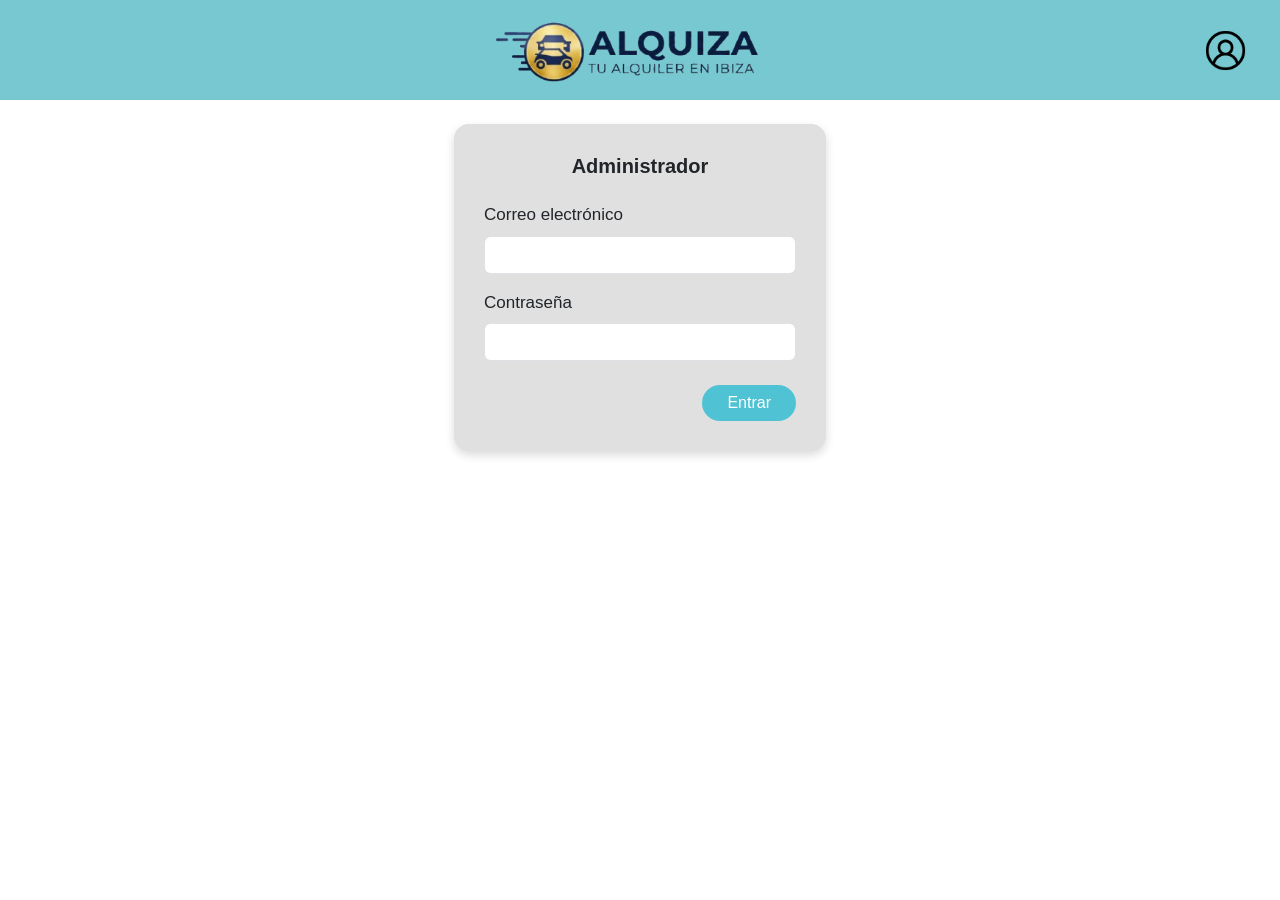
<file: ProyectoFinalAdministrador/php/index.html>
<!DOCTYPE html>
<html lang="es">
<head>
    <meta charset="UTF-8">
    <title>Alquiza - Iniciar sesión</title>
    <meta name="viewport" content="width=device-width, initial-scale=1">

    <link href="https://cdn.jsdelivr.net/npm/bootstrap@5.3.2/dist/css/bootstrap.min.css" rel="stylesheet">

    <link rel="stylesheet" href="../css/style.css">
</head>
<body>
<nav class="navbar position-relative mb-3">
    <div class="container-fluid d-flex align-items-center">

        <a class="navbar-brand logo-center" href="#">
            <img src="../img/editado.png" class="logo" alt="Logo">
        </a>

        <div class="usuario-container ms-auto">
            <a href="#">
                <img src="../img/usuario.png" class="usuario-img" alt="Usuario">
            </a>
        </div>

    </div>
</nav>


<form method="post" action="">
    <div class="container d-flex justify-content-center mt-4">
        <div class="login-card col-10 col-sm-8 col-md-5 col-lg-4">

            <h5 class="text-center mb-4"><b>Administrador</b></h5>

            <div class="mb-3">
                <label class="form-label">Correo electrónico</label>
                <input type="email" name="email" class="form-control" required>
            </div>

            <div class="mb-4">
                <label class="form-label">Contraseña</label>
                <input type="password" name="password" class="form-control" required>
            </div>

            <div class="text-end">
                <input type="submit" class="btn btn-custom" value="Entrar">
            </div>

        </div>
    </div>
</form>

<script src="https://cdn.jsdelivr.net/npm/bootstrap@5.3.2/dist/js/bootstrap.bundle.min.js"></script>

</body>
</html>
</file>
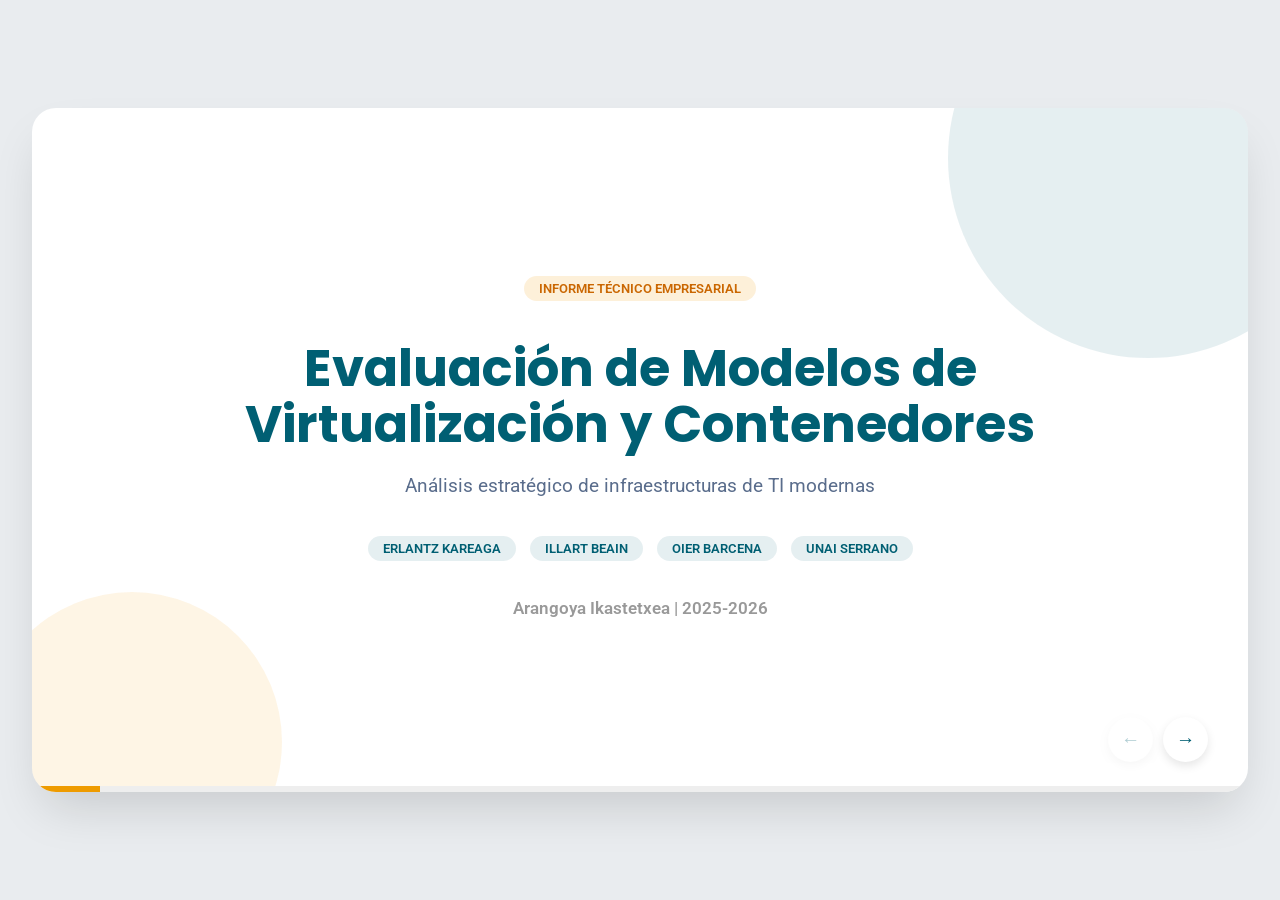
<file: presentacion.html>
<!DOCTYPE html>
<html lang="es">

<head>
    <meta charset="UTF-8">
    <meta name="viewport" content="width=device-width, initial-scale=1.0">
    <title>Evaluación Estratégica de Virtualización</title>
    <link
        href="https://fonts.googleapis.com/css2?family=Poppins:wght@400;600;700&family=Roboto:wght@300;400;500&display=swap"
        rel="stylesheet">
    <style>
        :root {
            --primary: #005F73;
            --secondary: #94D2BD;
            --accent: #EE9B00;
            --accent-dark: #CA6702;
            --text-dark: #1B263B;
            --text-light: #5A6D8C;
            --bg-body: #E9ECEF;
            --bg-slide: #FFFFFF;
        }

        * { box-sizing: border-box; }

        body {
            font-family: 'Roboto', sans-serif;
            margin: 0; padding: 0;
            background-color: var(--bg-body);
            color: var(--text-dark);
            height: 100vh;
            display: flex; justify-content: center; align-items: center;
            overflow: hidden;
        }

        .presentation-container {
            width: 95%; max-width: 1280px; aspect-ratio: 16/9;
            background: var(--bg-slide);
            border-radius: 24px;
            box-shadow: 0 25px 50px -12px rgba(0, 0, 0, 0.15);
            position: relative; overflow: hidden;
            display: flex; flex-direction: column;
        }

        .deco-circle { position: absolute; border-radius: 50%; z-index: 0; opacity: 0.1; }
        .deco-1 { width: 400px; height: 400px; background: var(--primary); top: -150px; right: -100px; }
        .deco-2 { width: 300px; height: 300px; background: var(--accent); bottom: -100px; left: -50px; }

        .slide {
            flex: 1; padding: 40px 70px;
            display: none; flex-direction: column; justify-content: center;
            position: relative; z-index: 1;
            opacity: 0; transform: translateY(10px);
            transition: all 0.5s cubic-bezier(0.25, 1, 0.5, 1);
        }

        .slide.active { display: flex; opacity: 1; transform: translateY(0); }

        h1 { color: var(--primary); font-size: 3.2em; line-height: 1.1; margin-bottom: 20px; font-weight: 700; font-family: 'Poppins'; }
        h2 { color: var(--primary); font-size: 2.2em; margin-bottom: 20px; border-bottom: 4px solid var(--secondary); display: inline-block; font-family: 'Poppins'; }
        h3 { color: var(--accent-dark); font-size: 1.3em; margin: 15px 0 10px 0; font-family: 'Poppins'; }
       
        p, li { font-size: 1.05em; line-height: 1.5; margin-bottom: 8px; }

        .grid-2 { display: grid; grid-template-columns: 1fr 1fr; gap: 30px; }
        .grid-3 { display: grid; grid-template-columns: repeat(3, 1fr); gap: 20px; align-items: start; }

        .card { background: white; border-radius: 16px; padding: 20px; box-shadow: 0 10px 30px rgba(0, 0, 0, 0.05); border: 1px solid rgba(0,0,0,0.05); }

        /* Responsive */
        @media (max-width: 1200px) {
            .grid-3 { grid-template-columns: repeat(2, 1fr); gap: 18px; }
        }
        @media (max-width: 720px) {
            .grid-3 { grid-template-columns: 1fr; }
            .presentation-container { padding: 20px; }
            body { overflow: auto; }
        }
        .highlight-box { background: linear-gradient(120deg, var(--primary), #0A9396); color: white; padding: 25px; border-radius: 20px; margin-bottom: 20px; }
        .highlight-box h3, .highlight-box p { color: white; }

        .tag { display: inline-block; padding: 5px 15px; border-radius: 50px; font-size: 0.8em; font-weight: 600; text-transform: uppercase; margin: 5px; }
        .tag.orange { background: rgba(238, 155, 0, 0.15); color: var(--accent-dark); }
        .tag.blue { background: rgba(0, 95, 115, 0.1); color: var(--primary); }
        .tag.green { background: rgba(46, 139, 87, 0.15); color: #2E8B57; }
        .tag.red { background: rgba(220, 20, 60, 0.1); color: #DC143C; }

        .data-table { width: 100%; border-collapse: collapse; margin-top: 10px; border-radius: 12px; overflow: hidden; box-shadow: 0 4px 15px rgba(0,0,0,0.05); }
        .data-table th { background: var(--primary); color: white; padding: 15px; text-align: left; }
        .data-table td { padding: 12px 15px; border-bottom: 1px solid #eee; background: #fff; }

        ul.check-list { list-style: none; padding: 0; }
        ul.check-list li::before { content: '✓ '; color: var(--secondary); font-weight: bold; margin-right: 8px; }

        .nav-controls { position: absolute; bottom: 30px; right: 40px; display: flex; gap: 10px; z-index: 100; }
        .nav-btn { background: white; border: none; width: 45px; height: 45px; border-radius: 50%; cursor: pointer; box-shadow: 0 4px 10px rgba(0,0,0,0.1); font-size: 1.2em; color: var(--primary); transition: 0.3s; }
        .nav-btn:hover { background: var(--accent); color: white; }
        .nav-btn:disabled { opacity: 0.3; cursor: not-allowed; }

        .progress-track { position: absolute; bottom: 0; left: 0; width: 100%; height: 6px; background: #eee; }
        .progress-fill { height: 100%; background: var(--accent); width: 0%; transition: width 0.5s; }

        /* Estilos adicionales para ajustar contenido denso */
        .text-sm { font-size: 0.9em; line-height: 1.4; }
        .box-light { margin-top: 8px; padding: 10px; background: #f8f9fa; border-radius: 8px; }
    </style>
</head>

<body>
    <div class="presentation-container">
        <div class="deco-circle deco-1"></div>
        <div class="deco-circle deco-2"></div>

        <div class="slide active">
            <div style="text-align: center; max-width: 900px; margin: 0 auto;">
                <span class="tag orange">Informe Técnico Empresarial</span>
                <h1>Evaluación de Modelos de Virtualización y Contenedores</h1>
                <p style="font-size: 1.2em; color: var(--text-light); margin: 20px 0;">Análisis estratégico de infraestructuras de TI modernas</p>
                <div style="margin: 30px 0;">
                    <span class="tag blue">Erlantz Kareaga</span> <span class="tag blue">Illart Beain</span>
                    <span class="tag blue">Oier Barcena</span> <span class="tag blue">Unai Serrano</span>
                </div>
                <p style="font-weight: 600; color: #999;">Arangoya Ikastetxea | 2025-2026</p>
            </div>
        </div>

        <div class="slide">
            <h2>1. Introducción</h2>
            <div class="grid-2">
                <div>
                    <h3>Contextualización Estratégica</h3>
                    <p>La virtualización es hoy la clave de la <strong>eficiencia operativa</strong> en las empresas. Permite:</p>
                    <ul class="check-list">
                        <li>Optimizar el uso de recursos físicos.</li>
                        <li>Reducir drásticamente costes operativos.</li>
                        <li>Aumentar la flexibilidad y escalabilidad.</li>
                    </ul>
                </div>
                <div class="card">
                    <p>Mediante la abstracción del hardware, las organizaciones ejecutan múltiples sistemas en un mismo servidor, facilitando la <strong>Alta Disponibilidad</strong> y la recuperación ante desastres.</p>
                </div>
            </div>
        </div>

        <div class="slide">
            <h2>Metodología y Alcance</h2>
            <div class="grid-2">
                <div class="card">
                    <h3>Metodología</h3>
                    <p>Análisis comparativo de tecnologías basado en:</p>
                    <ul class="check-list">
                        <li>Rendimiento y escalabilidad.</li>
                        <li>Gestión y costes operativos.</li>
                        <li>Estudio de casos reales.</li>
                    </ul>
                </div>
                <div class="card">
                    <h3>Alcance del Análisis</h3>
                    <p>Evaluación técnica de los estándares de la industria:</p>
                    <div style="margin-top: 10px;">
                        <span class="tag blue">VMware</span> <span class="tag blue">Hyper-V</span>
                        <span class="tag blue">KVM</span> <span class="tag blue">Docker</span> <span class="tag blue">LXC</span>
                    </div>
                </div>
            </div>
        </div>

        <div class="slide">
            <h2>2.1 Virtualización Completa</h2>
            <div class="highlight-box">
                <h3>¿Qué es?</h3>
                <p>Es una técnica donde el hipervisor emula íntegramente el hardware físico. El sistema operativo invitado (Guest OS) se ejecuta sin necesidad de modificaciones internas, creyendo que dispone de hardware dedicado.</p>
            </div>
            <div class="grid-2">
                <div class="card">
                    <p><strong>Independencia total:</strong> Cada VM funciona como un sistema autónomo con sus propias aplicaciones y recursos asignados.</p>
                </div>
                <div class="card">
                    <p><strong>Uso empresarial:</strong> Ideal para simular entornos físicos reales y facilitar la migración de sistemas antiguos.</p>
                </div>
            </div>
        </div>

        <div class="slide">
            <h2>Hipervisores: Tipo 1 vs Tipo 2</h2>
            <div class="grid-2">
                <div class="card" style="border-left: 5px solid var(--primary);">
                    <h3>Tipo 1 (Bare-Metal)</h3>
                    <p>Instalado directamente sobre el hardware.</p>
                    <ul class="check-list">
                        <li>Mayor rendimiento y estabilidad.</li>
                        <li>Ideal para Centros de Datos.</li>
                        <li><em>Ejemplos: ESXi, KVM.</em></li>
                    </ul>
                </div>
                <div class="card" style="border-left: 5px solid var(--accent);">
                    <h3>Tipo 2 (Hosted)</h3>
                    <p>Se ejecuta sobre un SO anfitrión.</p>
                    <ul class="check-list">
                        <li>Sencillo de implementar.</li>
                        <li>Ideal para desarrollo y pruebas.</li>
                        <li><em>Ejemplos: VirtualBox, VMware Workstation.</em></li>
                    </ul>
                </div>
            </div>
        </div>

        <div class="slide">
            <h2>Balance: Virtualización Completa</h2>
            <div class="grid-2">
                <div class="card" style="background: rgba(148, 210, 189, 0.1);">
                    <h3 style="color: #2d6a4f;">Ventajas</h3>
                    <ul class="check-list">
                        <li><strong>Aislamiento total:</strong> Seguridad robusta entre VMs.</li>
                        <li><strong>Versatilidad:</strong> Ejecuta múltiples SO distintos sobre el mismo hardware.</li>
                    </ul>
                </div>
                <div class="card" style="background: rgba(200, 50, 50, 0.05);">
                    <h3 style="color: #c53030;">Desventajas</h3>
                    <ul class="check-list">
                        <li><strong>Alto consumo:</strong> Cada VM necesita un SO completo (overhead).</li>
                        <li><strong>Latencia:</strong> Tiempos de arranque más prolongados.</li>
                    </ul>
                </div>
            </div>
        </div>

        <div class="slide">
            <h2>2.2 Paravirtualización</h2>
            <div class="card" style="margin-bottom: 20px;">
                <p>En este modelo, el sistema operativo invitado es <strong>consciente</strong> de que se ejecuta en una VM. No emula todo el hardware, sino que colabora con el hipervisor.</p>
            </div>
            <div class="grid-2">
                <div>
                    <h3>Hyper Calls</h3>
                    <p>El sistema utiliza APIs especiales (hyper calls) para comunicarse directamente con el hipervisor, eliminando la necesidad de traducir instrucciones de hardware.</p>
                </div>
                <div class="card" style="border-top: 4px solid var(--secondary);">
                    <h3>Beneficio Directo</h3>
                    <p>Reducción masiva de la sobrecarga de emulación, resultando en un rendimiento cercano al nativo.</p>
                </div>
            </div>
        </div>

        <div class="slide">
            <h2>Eficacia de la Paravirtualización</h2>
            <div class="grid-2">
                <div class="card">
                    <h3>Ventajas Técnicas</h3>
                    <ul class="check-list">
                        <li><strong>Alto Rendimiento:</strong> Ideal para bases de datos y aplicaciones en tiempo real.</li>
                        <li><strong>Eficiencia:</strong> Menor sobrecarga en operaciones de E/S.</li>
                    </ul>
                </div>
                <div class="card">
                    <h3>Desventajas Críticas</h3>
                    <ul class="check-list">
                        <li><strong>Modificación del Kernel:</strong> El SO invitado debe ser adaptado específicamente.</li>
                        <li><strong>Baja Compatibilidad:</strong> No apto para sistemas de código cerrado (como Windows antiguo).</li>
                    </ul>
                </div>
            </div>
        </div>

        <div class="slide">
            <h2>Comparativa: Completa vs Paravirtualización</h2>
            <table class="data-table">
                <thead>
                    <tr>
                        <th>Criterio</th>
                        <th>Virtualización Completa</th>
                        <th>Paravirtualización</th>
                    </tr>
                </thead>
                <tbody>
                    <tr>
                        <td><strong>Modificar el SO</strong></td>
                        <td>No requerido</td>
                        <td>Obligatorio (Kernel)</td>
                    </tr>
                    <tr>
                        <td><strong>Emulación HW</strong></td>
                        <td>Total (Íntegra)</td>
                        <td>Parcial (vía APIs)</td>
                    </tr>
                    <tr>
                        <td><strong>Rendimiento</strong></td>
                        <td>Menor (más overhead)</td>
                        <td>Mayor (eficiencia E/S)</td>
                    </tr>
                    <tr>
                        <td><strong>Compatibilidad</strong></td>
                        <td>Alta (Universal)</td>
                        <td>Baja (Solo SO modificados)</td>
                    </tr>
                    <tr>
                        <td><strong>Aislamiento</strong></td>
                        <td>Muy fuerte</td>
                        <td>Moderado/Fuerte</td>
                    </tr>
                </tbody>
            </table>
        </div>

         <div class="slide">
            <h2>2.3 Contenedores: Virtualización a Nivel de SO</h2>
            <div class="highlight-box">
                <h3 style="border-bottom: 1px solid rgba(255,255,255,0.3); padding-bottom: 10px; margin-bottom: 15px;">
                    Definición Técnica</h3>
                <p style="margin: 0;">
                    Técnica que permite ejecutar varios espacios de trabajo (contenedores) compartiendo un <strong>único
                        kernel</strong> del sistema operativo. A diferencia de las VMs, no requieren un SO completo,
                    basándose en el <em>aislamiento de procesos</em>.
                </p>
            </div>

            <div class="grid-2">
                <div class="card">
                    <h3>Características Técnicas</h3>
                    <ul class="check-list text-sm">
                        <li><strong>Ligeros:</strong> Utilizan el kernel del host, sin duplicar el SO.</li>
                        <li><strong>Arranque Rápido:</strong> Inician en segundos (facilitando CI/CD).</li>
                        <li><strong>Portabilidad:</strong> "Build once, run anywhere" (Desarrollo a Producción).</li>
                        <li><strong>Dependencia:</strong> Requieren un motor de contenedores activo.</li>
                    </ul>
                </div>

                <div class="card">
                    <h3>Balance Estratégico</h3>
                    <div style="margin-bottom: 15px;">
                        <span class="tag green">Ventajas</span>
                        <p class="text-sm" style="margin-bottom: 5px;">Eficiencia extrema de recursos y escalabilidad
                            ideal para <strong>microservicios</strong>.</p>
                    </div>
                    <div>
                        <span class="tag red">Desventajas</span>
                        <p class="text-sm" style="margin-bottom: 0;">Aislamiento más débil que una VM. Si el kernel se
                            compromete, <strong>todos</strong> los contenedores son vulnerables.</p>
                    </div>
                </div>
            </div>
        </div>

        <div class="slide">
            <h2>3.1 Tecnologías de Virtualización Completa</h2>
            <div class="grid-3">

                <div class="card" style="border-top: 4px solid var(--primary);">
                    <h3 style="font-size: 1.2em;">VMware vSphere / ESXi</h3>
                    <p class="text-sm">Plataforma empresarial tipo <em>Bare-metal</em> (sobre hardware físico).</p>

                    <div class="box-light text-sm">
                        <p><strong>Ventaja:</strong> Ecosistema y soporte robusto. Alto rendimiento.</p>
                        <p style="margin-top:10px; border-top:1px solid #ddd; paddingTop:5px;">
                            <strong>Desventaja:</strong> Elevado coste de licenciamiento (post-adquisición Broadcom).
                        </p>
                    </div>
                </div>

                <div class="card" style="border-top: 4px solid #00A4EF;">
                    <h3 style="font-size: 1.2em;">Microsoft Hyper-V</h3>
                    <p class="text-sm">Hipervisor Tipo 1 nativo en Windows Server.</p>

                    <div class="box-light text-sm">
                        <p><strong>Ventaja:</strong> Integración total Microsoft (AD) y <em>Failover Clustering</em>
                            incluido.</p>
                        <p style="margin-top:10px; border-top:1px solid #ddd; paddingTop:5px;">
                            <strong>Desventaja:</strong> Menor flexibilidad en entornos heterogéneos (No-Windows).</p>
                    </div>
                </div>

                <div class="card" style="border-top: 4px solid var(--accent);">
                    <h3 style="font-size: 1.2em;">KVM (Linux)</h3>
                    <p class="text-sm">Open Source. Integrado en el Kernel (Convierte Linux en Hipervisor).</p>

                    <div class="box-light text-sm">
                        <p><strong>Ventaja:</strong> Gratuito, eficiente (usa Intel VT-x) y base de
                            <strong>Proxmox</strong>.</p>
                        <p style="margin-top:10px; border-top:1px solid #ddd; paddingTop:5px;">
                            <strong>Desventaja:</strong> Requiere conocimientos técnicos avanzados.</p>
                    </div>
                </div>
            </div>
        </div>

        <div class="slide">
            <h2>3.2 Ecosistema de Contenedores</h2>
            <div class="grid-2">
                <div class="card">
                    <div style="display:flex; justify-content:space-between; align-items:center;">
                        <h3>Docker</h3>
                        <span class="tag blue">App Container</span>
                    </div>
                    <p class="text-sm">Contenedores de aplicación (un solo proceso). Dominio del 82.8% del mercado.</p>
                    <div class="box-light text-sm">
                         <p><strong>Tecnología:</strong> Comparte kernel. Aislamiento vía <em>namespaces</em> y control con <em>cgroups</em>.</p>
                         <p><strong>Riesgo:</strong> Imágenes públicas vulnerables y aislamiento parcial.</p>
                    </div>
                </div>
                <div class="card">
                    <div style="display:flex; justify-content:space-between; align-items:center;">
                        <h3>LXC</h3>
                        <span class="tag orange">System Container</span>
                    </div>
                    <p class="text-sm">Virtualización de SO completo (VPS ligero). Comportamiento de VM real.</p>
                    <div class="box-light text-sm">
                        <p><strong>Ventaja:</strong> Persistencia de datos y gestión tradicional (SSH).</p>
                        <p><strong>Uso:</strong> Ideal en Proxmox para servicios de larga duración.</p>
                    </div>
                </div>
            </div>
        </div>

        <div class="slide">
            <h2>4.1 Análisis Comparativo: Rendimiento</h2>
            <table class="data-table" style="font-size: 0.9em;">
                <thead>
                    <tr>
                        <th style="padding: 10px;">KPI / Métrica</th>
                        <th style="padding: 10px;">Docker</th>
                        <th style="padding: 10px;">LXC</th>
                        <th style="padding: 10px;">VM (Virtualización)</th>
                    </tr>
                </thead>
                <tbody>
                    <tr>
                        <td style="padding: 8px 15px;"><strong>Arranque</strong></td>
                        <td style="padding: 8px 15px; color: var(--primary); font-weight:bold;">2 - 15 seg</td>
                        <td style="padding: 8px 15px;">~45 seg</td>
                        <td style="padding: 8px 15px; color: #999;">3 - 5 min</td>
                    </tr>
                    <tr>
                        <td style="padding: 8px 15px;"><strong>Uso RAM (Idle)</strong></td>
                        <td style="padding: 8px 15px; color: var(--primary); font-weight:bold;">~2.1 GB</td>
                        <td style="padding: 8px 15px;">~3.2 GB</td>
                        <td style="padding: 8px 15px; color: #999;">~14.5 GB</td>
                    </tr>
                    <tr>
                        <td style="padding: 8px 15px;"><strong>Overhead Disco</strong></td>
                        <td style="padding: 8px 15px; color: var(--primary); font-weight:bold;">0% (Nativo)</td>
                        <td style="padding: 8px 15px;">~5%</td>
                        <td style="padding: 8px 15px; color: #999;">~15%</td>
                    </tr>
                    <tr>
                        <td style="padding: 8px 15px;"><strong>Red (Throughput)</strong></td>
                        <td style="padding: 8px 15px; color: var(--primary); font-weight:bold;">1 Gbps (Nativo)</td>
                        <td style="padding: 8px 15px;">~980 Mbps</td>
                        <td style="padding: 8px 15px; color: #999;">~920 Mbps</td>
                    </tr>
                </tbody>
            </table>
            <div style="margin-top: 15px; background: #eef; padding: 10px; border-radius: 8px; font-size: 0.85em;">
                <p style="margin:0;"><strong>Conclusión:</strong> Docker ofrece rendimiento nativo en disco y red, mientras que las VMs sacrifican ~15% de recursos por el aislamiento total.</p>
            </div>
        </div>

        <div class="slide">
            <h2>4.2 Seguridad y Aislamiento</h2>
            <div class="grid-2">
                <div class="card" style="background: #fff5f5; border: 1px solid #ffcccc; padding: 15px;">
                    <h3 style="color: #c53030; font-size: 1.1em;">Contenedores (Debilidad)</h3>
                    <p class="text-sm">Comparten el Kernel del Host.</p>
                    <ul class="check-list text-sm" style="margin-bottom: 0;">
                        <li><strong>Vulnerabilidad de Escape:</strong> Fallo en Kernel afecta a todo.</li>
                        <li><strong>Barrera Lógica:</strong> Solo <em>Namespaces</em> (visibilidad) y <em>Cgroups</em> (recursos).</li>
                    </ul>
                </div>
                <div class="card" style="background: #f0fff4; border: 1px solid #c6f6d5; padding: 15px;">
                    <h3 style="color: #2f855a; font-size: 1.1em;">VMs (Fortaleza)</h3>
                    <p class="text-sm">Aislamiento por Hardware.</p>
                    <ul class="check-list text-sm" style="margin-bottom: 0;">
                        <li><strong>Aislamiento Físico:</strong> Malware contenido en la VM.</li>
                        <li><strong>Compliance:</strong> Obligatorio para banca/sanidad.</li>
                    </ul>
                </div>
            </div>
        </div>

        <div class="slide">
            <h2>4.4 Gestión y Administración</h2>
            <div class="grid-2">
                 <div class="card" style="border-top: 4px solid var(--primary); padding: 15px;">
                    <h3 style="font-size: 1.1em;">Enfoque DevOps (Docker)</h3>
                    <p class="text-sm">Gestión declarativa y automatizada.</p>
                    <ul class="check-list text-sm" style="margin-bottom: 0;">
                        <li><strong>Herramientas:</strong> CLI, <code>docker-compose</code> (YAML).</li>
                        <li><strong>Curva:</strong> Baja para desarrolladores.</li>
                        <li><strong>Escalabilidad:</strong> Horizontal (Miles de instancias).</li>
                    </ul>
                </div>
                <div class="card" style="border-top: 4px solid var(--accent); padding: 15px;">
                    <h3 style="font-size: 1.1em;">Enfoque SysAdmin (LXC/VM)</h3>
                    <p class="text-sm">Gestión de sistemas tradicional.</p>
                    <ul class="check-list text-sm" style="margin-bottom: 0;">
                        <li><strong>Herramientas:</strong> SSH, GUI Web (Proxmox, vSphere).</li>
                        <li><strong>Curva:</strong> Media (Requiere admin Linux).</li>
                        <li><strong>Escalabilidad:</strong> Vertical (Más RAM/CPU por nodo).</li>
                    </ul>
                </div>
            </div>
        </div>
        
        <div class="slide">
            <h2>5. Casos de Éxito en la Industria</h2>
            <div class="grid-2">
                <div class="card" style="padding: 15px;">
                    <span class="tag blue" style="font-size: 0.7em;">Full Virtualization</span>
                    <h3 style="margin: 5px 0 10px 0;">Banca (BBVA, Santander)</h3>
                    <p class="text-sm" style="margin-bottom: 5px;"><strong>Necesidad:</strong> Seguridad crítica y cumplimiento PCI-DSS.</p>
                    <div class="box-light text-sm" style="font-size: 0.85em;">
                        <p style="margin:0;">Uso de <strong>VMs</strong> para asegurar aislamiento total de datos financieros.</p>
                    </div>
                </div>
                <div class="card" style="padding: 15px;">
                     <span class="tag orange" style="font-size: 0.7em;">Contenedores</span>
                    <h3 style="margin: 5px 0 10px 0;">Streaming (Netflix, Spotify)</h3>
                    <p class="text-sm" style="margin-bottom: 5px;"><strong>Necesidad:</strong> Agilidad extrema y CI/CD.</p>
                     <div class="box-light text-sm" style="font-size: 0.85em;">
                        <p style="margin:0;">Uso de <strong>Docker</strong> para microservicios. Escalado instantáneo ante picos.</p>
                    </div>
                </div>
            </div>
        </div>

        <div class="slide">
            <h2>6. Análisis de Escenario Crítico</h2>
            <p><strong>Reto:</strong> E-commerce (Black Friday) con datos sensibles.</p>

            <div class="highlight-box" style="padding: 15px; margin-bottom: 15px;">
                <h3 style="text-align:center; font-size: 1.2em; margin-bottom: 10px;">Recomendación: Proxmox VE (Híbrido)</h3>
                <div class="grid-3">
                    <div style="background: rgba(255,255,255,0.15); padding: 10px; border-radius: 10px;">
                        <strong>Datos (KVM)</strong>
                        <p class="text-sm" style="font-size: 0.85em;">Aislamiento total para la Base de Datos.</p>
                    </div>
                    <div style="background: rgba(255,255,255,0.15); padding: 10px; border-radius: 10px;">
                        <strong>App (Docker)</strong>
                        <p class="text-sm" style="font-size: 0.85em;">Escalado rápido ante picos de tráfico.</p>
                    </div>
                    <div style="background: rgba(255,255,255,0.15); padding: 10px; border-radius: 10px;">
                        <strong>Coste (OpEx)</strong>
                        <p class="text-sm" style="font-size: 0.85em;">Ahorro en licencias redirigido a seguridad.</p>
                    </div>
                </div>
            </div>
        </div>

        <div class="slide">
            <h2>7. Conclusiones y Futuro</h2>
            <div class="grid-2">
                <div>
                    <h3 style="color: var(--primary);">Conclusiones Clave</h3>
                    <ul class="check-list">
                        <li><strong>VMs:</strong> El estándar de oro en seguridad.</li>
                        <li><strong>Contenedores:</strong> La revolución de la agilidad.</li>
                        <li><strong>Proxmox:</strong> Unifica ambos mundos.</li>
                    </ul>
                </div>
                 <div class="card" style="border-left: 5px solid var(--accent); padding: 15px;">
                    <h3>Tendencias 2026</h3>
                    <p class="text-sm">Hacia la convergencia total:</p>
                    <ul class="check-list text-sm">
                         <li><strong>WebAssembly (Wasm):</strong> Portabilidad extrema.</li>
                         <li><strong>Micro-VMs (Firecracker):</strong> Velocidad de contenedor con seguridad de VM.</li>
                    </ul>
                </div>
            </div>
             <div style="text-align: center; margin-top: 25px;">
                 <p style="font-weight: bold; color: #999;">Equipo de Análisis | Arangoya Ikastetxea</p>
             </div>
        </div>

        <div class="progress-track">
            <div class="progress-fill" id="progressBar"></div>
        </div>
        <div class="nav-controls">
            <button class="nav-btn" id="prevBtn" onclick="navigate(-1)">&#8592;</button>
            <button class="nav-btn" id="nextBtn" onclick="navigate(1)">&#8594;</button>
        </div>

    </div>
    <script>
        let currentSlide = 0;
        const slides = document.querySelectorAll('.slide');
        const progressBar = document.getElementById('progressBar');
        const prevBtn = document.getElementById('prevBtn');
        const nextBtn = document.getElementById('nextBtn');

        function updateSlide() {
            slides.forEach((slide, index) => {
                slide.classList.remove('active');
                if (index === currentSlide) slide.classList.add('active');
            });
            const progress = ((currentSlide + 1) / slides.length) * 100;
            progressBar.style.width = `${progress}%`;
            prevBtn.disabled = currentSlide === 0;
            nextBtn.disabled = currentSlide === slides.length - 1;
        }

        function navigate(direction) {
            currentSlide += direction;
            if (currentSlide < 0) currentSlide = 0;
            if (currentSlide >= slides.length) currentSlide = slides.length - 1;
            updateSlide();
        }

        document.addEventListener('keydown', (e) => {
            if (e.key === 'ArrowLeft') navigate(-1);
            if (e.key === 'ArrowRight') navigate(1);
        });

        updateSlide();
    </script>
</body>
</html>
</file>
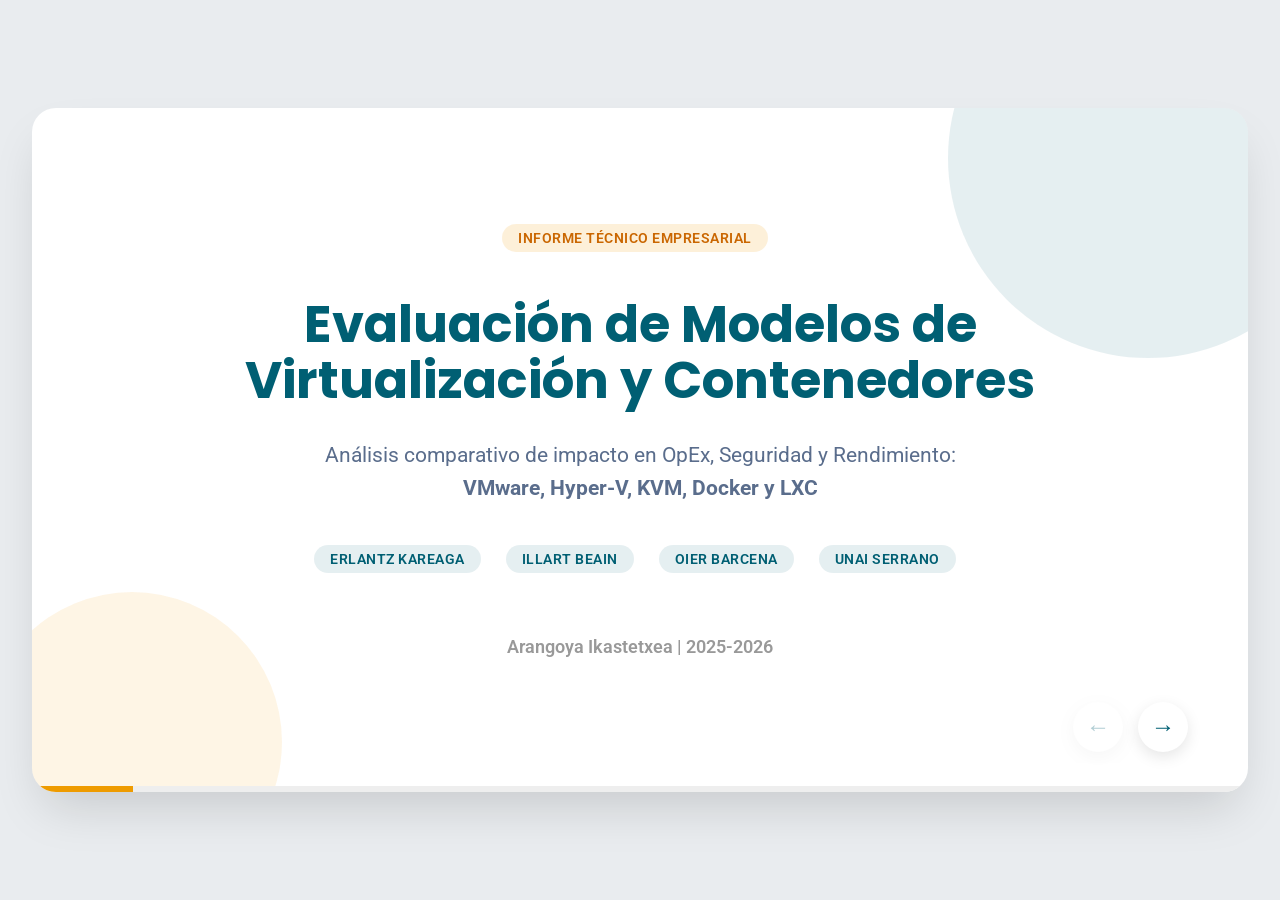
<file: proyecto.html>
<!DOCTYPE html>
<html lang="es">
<head>
    <meta charset="UTF-8">
    <meta name="viewport" content="width=device-width, initial-scale=1.0">
    <title>Evaluación Estratégica de Virtualización (v3)</title>
    <link href="https://fonts.googleapis.com/css2?family=Poppins:wght@400;600;700&family=Roboto:wght@300;400;500&display=swap" rel="stylesheet">
    <style>
        :root {
            /* Paleta Corporativa "Canva" Moderno */
            --primary: #005F73;      /* Petrol Blue */
            --secondary: #94D2BD;    /* Mint Light */
            --accent: #EE9B00;       /* Gamboge (Orange) */
            --accent-dark: #CA6702;  /* Dark Orange */
            --text-dark: #1B263B;    /* Navy Dark */
            --text-light: #5A6D8C;   /* Grey Blue */
            --bg-body: #E9ECEF;      
            --bg-slide: #FFFFFF;
        }

        * { box-sizing: border-box; }

        body {
            font-family: 'Roboto', sans-serif;
            margin: 0;
            padding: 0;
            background-color: var(--bg-body);
            color: var(--text-dark);
            height: 100vh;
            display: flex;
            justify-content: center;
            align-items: center;
            overflow: hidden;
        }

        .presentation-container {
            width: 95%;
            max-width: 1280px;
            aspect-ratio: 16/9;
            background: var(--bg-slide);
            border-radius: 24px;
            box-shadow: 0 25px 50px -12px rgba(0, 0, 0, 0.15);
            position: relative;
            overflow: hidden;
            display: flex;
            flex-direction: column;
        }

        /* Elementos Decorativos de Fondo */
        .deco-circle {
            position: absolute;
            border-radius: 50%;
            z-index: 0;
            opacity: 0.1;
        }
        .deco-1 { width: 400px; height: 400px; background: var(--primary); top: -150px; right: -100px; }
        .deco-2 { width: 300px; height: 300px; background: var(--accent); bottom: -100px; left: -50px; }

        /* Estructura de Slides */
        .slide {
            flex: 1;
            padding: 40px 70px;
            display: none;
            flex-direction: column;
            justify-content: center;
            position: relative;
            z-index: 1;
            opacity: 0;
            transform: translateY(10px);
            transition: all 0.5s cubic-bezier(0.25, 1, 0.5, 1);
        }
        .slide.active { display: flex; opacity: 1; transform: translateY(0); }

        /* Tipografía */
        h1, h2, h3 { font-family: 'Poppins', sans-serif; }
        h1 { color: var(--primary); font-size: 3.2em; line-height: 1.1; margin-bottom: 20px; font-weight: 700; }
        h2 { color: var(--primary); font-size: 2.2em; margin-bottom: 30px; display: inline-block; border-bottom: 4px solid var(--secondary); padding-bottom: 5px; }
        h3 { color: var(--accent-dark); font-size: 1.4em; margin: 0 0 10px 0; font-weight: 600; }
        p, li { font-size: 1.1em; line-height: 1.6; color: var(--text-dark); margin-bottom: 15px; }

        /* Componentes UI */
        .tag {
            display: inline-block; padding: 6px 16px; border-radius: 50px;
            font-size: 0.85em; font-weight: 600; text-transform: uppercase; letter-spacing: 0.5px;
            margin-right: 10px; margin-bottom: 10px;
        }
        .tag.blue { background: rgba(0, 95, 115, 0.1); color: var(--primary); }
        .tag.orange { background: rgba(238, 155, 0, 0.15); color: var(--accent-dark); }

        .card {
            background: white;
            border-radius: 16px;
            padding: 30px;
            box-shadow: 0 10px 30px rgba(0,0,0,0.05);
            border: 1px solid rgba(0,0,0,0.05);
            height: 100%;
            transition: transform 0.3s ease;
        }
        .card:hover { transform: translateY(-5px); box-shadow: 0 15px 35px rgba(0,0,0,0.1); }
        
        .grid-2 { display: grid; grid-template-columns: 1fr 1fr; gap: 40px; }
        .grid-3 { display: grid; grid-template-columns: repeat(3, 1fr); gap: 30px; }

        /* Listas personalizadas */
        ul.check-list { list-style: none; padding: 0; }
        ul.check-list li { padding-left: 30px; position: relative; margin-bottom: 12px; }
        ul.check-list li::before {
            content: '✓'; position: absolute; left: 0; color: var(--secondary);
            font-weight: bold; font-size: 1.2em;
        }

        /* Tablas de Datos */
        .data-table {
            width: 100%; border-collapse: separate; border-spacing: 0;
            border-radius: 12px; overflow: hidden; box-shadow: 0 4px 20px rgba(0,0,0,0.05);
        }
        .data-table th { background: var(--primary); color: white; padding: 18px; text-align: left; }
        .data-table td { background: white; padding: 15px; border-bottom: 1px solid #eee; }
        .data-table tr:last-child td { border-bottom: none; }
        
        /* Highlight Box */
        .highlight-box {
            background: linear-gradient(120deg, var(--primary), #0A9396);
            color: white; padding: 40px; border-radius: 20px;
            box-shadow: 0 15px 30px rgba(0, 95, 115, 0.3);
        }
        .highlight-box h3, .highlight-box p, .highlight-box li { color: white; }

        /* Navegación */
        .nav-controls {
            position: absolute; bottom: 40px; right: 60px; display: flex; gap: 15px; z-index: 100;
        }
        .nav-btn {
            background: white; border: none; width: 50px; height: 50px; border-radius: 50%;
            cursor: pointer; font-size: 1.5em; color: var(--primary);
            box-shadow: 0 5px 15px rgba(0,0,0,0.1); transition: all 0.2s;
            display: flex; align-items: center; justify-content: center;
        }
        .nav-btn:hover { background: var(--accent); color: white; transform: scale(1.1); }
        .nav-btn:disabled { opacity: 0.3; cursor: default; transform: none; }

        .progress-track {
            position: absolute; bottom: 0; left: 0; width: 100%; height: 6px; background: #eee;
        }
        .progress-fill {
            height: 100%; background: var(--accent); width: 0%; transition: width 0.5s ease;
        }
    </style>
</head>
<body>

<div class="presentation-container">
    <div class="deco-circle deco-1"></div>
    <div class="deco-circle deco-2"></div>

    <div class="slide active">
        <div style="text-align: center; max-width: 800px; margin: 0 auto;">
            <span class="tag orange">Informe Técnico Empresarial</span>
            <h1>Evaluación de Modelos de Virtualización y Contenedores</h1>
            <p style="font-size: 1.3em; color: var(--text-light); margin: 30px 0;">
                Análisis comparativo de impacto en OpEx, Seguridad y Rendimiento:
                <br><strong>VMware, Hyper-V, KVM, Docker y LXC</strong>
            </p>
            <div style="display: flex; justify-content: center; gap: 15px; flex-wrap: wrap; margin-top: 40px;">
                <span class="tag blue">Erlantz Kareaga</span>
                <span class="tag blue">Illart Beain</span>
                <span class="tag blue">Oier Barcena</span>
                <span class="tag blue">Unai Serrano</span>
            </div>
            <p style="margin-top: 50px; font-weight: 600; color: #999;">Arangoya Ikastetxea | 2025-2026</p>
        </div>
    </div>

    <div class="slide">
        <h2>1. Contextualización Estratégica</h2>
        <div class="grid-2">
            <div>
                <p>La virtualización trasciende la simple tecnología; es el motor de la <strong>eficiencia operativa</strong> en la empresa moderna.</p>
                <div class="card" style="border-left: 5px solid var(--accent);">
                    <ul class="check-list">
                        <li><strong>Abstracción de Hardware:</strong> Permite múltiples sistemas en un único servidor físico.</li>
                        <li><strong>Continuidad de Negocio:</strong> Base para estrategias de Alta Disponibilidad y Disaster Recovery.</li>
                        <li><strong>Optimización de Costes:</strong> Reducción directa de consumo energético y espacio en Data Center.</li>
                    </ul>
                </div>
            </div>
            <div style="display: flex; align-items: center; justify-content: center;">
                <div style="text-align: center;">
                    <span style="font-size: 5em;">🏢 ➔ ☁️</span>
                    <p style="color: var(--text-light); font-weight: 500;">De la Infraestructura Física<br>a la Nube Híbrida</p>
                </div>
            </div>
        </div>
    </div>

    <div class="slide">
        <h2>2. Tipos de Virtualización</h2>
        <div class="grid-2">
            <div class="card">
                <div style="background: var(--primary); width: 40px; height: 40px; border-radius: 8px; margin-bottom: 15px;"></div>
                <h3>Virtualización Completa (Full)</h3>
                <p>El hipervisor emula íntegramente el hardware físico.</p>
                <ul class="check-list">
                    <li><strong>Aislamiento Total:</strong> Cada VM tiene su propio Kernel y SO.</li>
                    <li><strong>Seguridad:</strong> Máxima barrera contra fallos en cascada.</li>
                    <li><strong>Tipos:</strong> Bare-metal (Tipo 1) y Hosted (Tipo 2).</li>
                </ul>
            </div>
            <div class="card">
                <div style="background: var(--accent); width: 40px; height: 40px; border-radius: 8px; margin-bottom: 15px;"></div>
                <h3>Contenedores (OS-Level)</h3>
                <p>Comparten el Kernel del sistema operativo anfitrión.</p>
                <ul class="check-list">
                    <li><strong>Eficiencia Extrema:</strong> Sin overhead de emulación de hardware.</li>
                    <li><strong>Agilidad:</strong> Arranque en segundos para CI/CD.</li>
                    <li><strong>Portabilidad:</strong> Empaquetado de dependencias completo.</li>
                </ul>
            </div>
        </div>
    </div>

    <div class="slide">
        <h2>2.1 Profundización: Paravirtualización</h2>
        <div class="highlight-box">
            <div class="grid-2">
                <div>
                    <h3 style="color:white; border-bottom: 1px solid rgba(255,255,255,0.3); padding-bottom:10px;">Concepto Clave</h3>
                    <p>El Sistema Operativo invitado es <strong>modificado</strong> para ser consciente de su estado virtual. Se comunica con el hipervisor mediante <em>Hyper Calls</em> (APIs) en lugar de instrucciones de hardware crudas.</p>
                </div>
                <div style="background: rgba(255,255,255,0.1); padding: 20px; border-radius: 12px;">
                    <h4 style="color:white; margin-top:0;">VS. Virtualización Completa</h4>
                    <ul class="check-list">
                        <li><strong>Mayor Rendimiento:</strong> Elimina la sobrecarga de traducción de instrucciones.</li>
                        <li><strong>Menor Compatibilidad:</strong> Requiere modificar el kernel del SO invitado (no siempre posible en sistemas propietarios).</li>
                    </ul>
                </div>
            </div>
        </div>
    </div>

    <div class="slide">
        <h2>3. Líderes en Virtualización (VMs)</h2>
        <div class="grid-3">
            <div class="card">
                <span class="tag blue">Corporativo</span>
                <h3>VMware vSphere</h3>
                <p style="font-size: 0.9em;">El estándar histórico con ESXi.</p>
                <ul class="check-list" style="font-size: 0.9em;">
                    <li>Gestión robusta (vCenter).</li>
                    <li><strong>Riesgo:</strong> Costes incrementados tras adquisición por Broadcom.</li>
                </ul>
            </div>
            <div class="card">
                <span class="tag blue">Windows</span>
                <h3>Microsoft Hyper-V</h3>
                <p style="font-size: 0.9em;">Nativo en Windows Server.</p>
                <ul class="check-list" style="font-size: 0.9em;">
                    <li>Incluido en licencias existentes.</li>
                    <li>Ideal para Directorio Activo.</li>
                </ul>
            </div>
            <div class="card">
                <span class="tag orange">Open Source</span>
                <h3>KVM (Linux)</h3>
                <p style="font-size: 0.9em;">Integrado en el Kernel.</p>
                <ul class="check-list" style="font-size: 0.9em;">
                    <li>Rendimiento nativo.</li>
                    <li>Sin costes de licencia (Base de Proxmox).</li>
                </ul>
            </div>
        </div>
    </div>

    <div class="slide">
        <h2>3.1 Ecosistema de Contenedores</h2>
        <div class="grid-2">
            <div class="card" style="border-top: 4px solid #007bff;">
                <div style="display:flex; justify-content:space-between;">
                    <h3>Docker</h3>
                    <span class="tag blue">82.8% Cuota</span>
                </div>
                <p><strong>Contenedor de Aplicación (Microservicios)</strong></p>
                <p style="font-size: 0.9em; color: #666;">Diseñado para ejecutar un solo proceso. Ecosistema masivo (Docker Hub) y estándar para Kubernetes.</p>
                <div style="margin-top: 15px; font-size: 0.85em; background: #f8f9fa; padding: 10px; border-radius: 6px;">
                    ⚠️ <em>Riesgo:</em> Si el kernel cae, todos los contenedores caen.
                </div>
            </div>
            <div class="card" style="border-top: 4px solid #333;">
                <div style="display:flex; justify-content:space-between;">
                    <h3>LXC</h3>
                    <span class="tag orange">System Container</span>
                </div>
                <p><strong>Contenedor de Sistema (VPS Ligero)</strong></p>
                <p style="font-size: 0.9em; color: #666;">Ejecuta un SO Linux completo (init, cron, ssh). Ofrece persistencia de datos y gestión tradicional.</p>
                <div style="margin-top: 15px; font-size: 0.85em; background: #f8f9fa; padding: 10px; border-radius: 6px;">
                    ✅ <em>Ventaja:</em> Integración nativa excelente en Proxmox.
                </div>
            </div>
        </div>
    </div>

    <div class="slide">
        <h2>4. La Verdad en los Datos</h2>
        <table class="data-table">
            <thead>
                <tr>
                    <th>KPI / Métrica</th>
                    <th>Docker (Agilidad)</th>
                    <th>LXC (Híbrido)</th>
                    <th>VM (Aislamiento)</th>
                </tr>
            </thead>
            <tbody>
                <tr>
                    <td><strong>Tiempo de Arranque</strong></td>
                    <td style="color: var(--primary); font-weight:bold;">2 - 15 seg</td>
                    <td>~45 seg</td>
                    <td style="color: #999;">3 - 5 min</td>
                </tr>
                <tr>
                    <td><strong>Uso RAM (Idle)</strong></td>
                    <td style="color: var(--primary); font-weight:bold;">~2.1 GB</td>
                    <td>~3.2 GB</td>
                    <td style="color: #999;">~14.5 GB</td>
                </tr>
                <tr>
                    <td><strong>Overhead Disco I/O</strong></td>
                    <td style="color: var(--primary); font-weight:bold;">0% (Nativo)</td>
                    <td>~5%</td>
                    <td style="color: #999;">~15%</td>
                </tr>
                <tr>
                    <td><strong>Throughput Red</strong></td>
                    <td style="color: var(--primary); font-weight:bold;">1 Gbps</td>
                    <td>~980 Mbps</td>
                    <td style="color: #999;">~920 Mbps</td>
                </tr>
            </tbody>
        </table>
        <p style="text-align: center; margin-top: 20px; font-size: 0.9em; color: var(--text-light);">
            *Datos basados en benchmarks independientes (2025). Docker maximiza la densidad de servicios por servidor.
        </p>
    </div>

    <div class="slide">
        <h2>5. Seguridad: Kernel vs Hardware</h2>
        <div class="grid-2">
            <div class="card" style="background: #fff5f5; border: 1px solid #ffcccc;">
                <h3 style="color: #c53030;">El Talón de Aquiles (Contenedores)</h3>
                <p>Comparten el Kernel del Host.</p>
                <ul class="check-list">
                    <li><strong>Vulnerabilidad de Escape:</strong> Un fallo en el Kernel compromete <em>todos</em> los contenedores.</li>
                    <li><strong>Aislamiento Lógico:</strong> Namespaces/Cgroups son barreras de software, no físicas.</li>
                </ul>
            </div>
            <div class="card" style="background: #f0fff4; border: 1px solid #c6f6d5;">
                <h3 style="color: #2f855a;">La Fortaleza (VMs)</h3>
                <p>Aislamiento de Hardware Virtualizado.</p>
                <ul class="check-list">
                    <li><strong>Independencia Total:</strong> El malware en una VM no salta fácilmente al Host.</li>
                    <li><strong>Cumplimiento:</strong> Obligatorio para datos sensibles (Sanidad, Banca).</li>
                </ul>
            </div>
        </div>
    </div>

    <div class="slide">
        <h2>6. Casos de Éxito y Aplicabilidad</h2>
        <div class="grid-3">
            <div class="card">
                <span class="tag orange">Banca (BBVA)</span>
                <h3>Compliance & Consolidación</h3>
                <p style="font-size: 0.9em;">Uso de VMs para cumplir normativa <strong>PCI-DSS</strong>.</p>
                <p style="font-size: 0.85em; color:#666;">Reducción del "Hardware Sprawl" consolidando datacenters enteros en pocos nodos de alta potencia.</p>
            </div>
            <div class="card">
                <span class="tag blue">Streaming (Netflix)</span>
                <h3>Escalado Horizontal</h3>
                <p style="font-size: 0.9em;">Arquitectura de microservicios pura.</p>
                <p style="font-size: 0.85em; color:#666;">Miles de despliegues diarios (CI/CD) sin interrupción de servicio gracias a la naturaleza efímera de Docker.</p>
            </div>
            <div class="card">
                <span class="tag blue">PYMES</span>
                <h3>Eficiencia Híbrida</h3>
                <p style="font-size: 0.9em;">Uso de <strong>Proxmox VE</strong>.</p>
                <p style="font-size: 0.85em; color:#666;">Mezcla inteligente: KVM para lo crítico (AD/ERP) y LXC para monitorización interna, ahorrando costes.</p>
            </div>
        </div>
    </div>

    <div class="slide">
        <h2>7. Análisis de Escenario Crítico</h2>
        <p><strong>Reto:</strong> E-commerce mediano, picos de tráfico (Black Friday), datos sensibles.</p>
        
        <div class="highlight-box" style="padding: 30px;">
            <h3 style="text-align:center; margin-bottom: 25px;">Estrategia Recomendada: Proxmox VE (Open Source)</h3>
            
            <div style="display: grid; grid-template-columns: 1fr 1fr 1fr; gap: 20px;">
                <div style="background: rgba(255,255,255,0.15); padding: 15px; border-radius: 10px;">
                    <strong>1. Capa de Datos</strong>
                    <div style="font-size: 0.8em; margin-top:5px; text-transform:uppercase; letter-spacing:1px; opacity:0.8;">Tecnología: KVM</div>
                    <p style="font-size: 0.9em; margin-top: 10px;">Aislamiento de hardware para proteger la BD. Evita que una vulnerabilidad web exponga la RAM de datos de clientes.</p>
                </div>
                <div style="background: rgba(255,255,255,0.15); padding: 15px; border-radius: 10px;">
                    <strong>2. Capa Aplicación</strong>
                    <div style="font-size: 0.8em; margin-top:5px; text-transform:uppercase; letter-spacing:1px; opacity:0.8;">Tecnología: Docker</div>
                    <p style="font-size: 0.9em; margin-top: 10px;">Despliegue de imágenes ligeras. Permite replicación instantánea para absorber picos de tráfico.</p>
                </div>
                <div style="background: rgba(255,255,255,0.15); padding: 15px; border-radius: 10px;">
                    <strong>3. Gestión Financiera</strong>
                    <div style="font-size: 0.8em; margin-top:5px; text-transform:uppercase; letter-spacing:1px; opacity:0.8;">Impacto: OpEx</div>
                    <p style="font-size: 0.9em; margin-top: 10px;">Eliminación de licencias recurrentes. El presupuesto se redirige a auditorías de ciberseguridad.</p>
                </div>
            </div>
        </div>
    </div>

    <div class="slide">
        <h2>8. Horizonte 2026: Convergencia</h2>
        <div class="grid-3">
            <div class="card">
                <h3>Micro-VMs</h3>
                <p>Ej. Firecracker (AWS).</p>
                <p style="font-size: 0.9em; color:#666;">Prometen la seguridad de una VM con la velocidad de arranque (ms) de un contenedor.</p>
            </div>
            <div class="card">
                <h3>WebAssembly</h3>
                <p>Wasm.</p>
                <p style="font-size: 0.9em; color:#666;">Binarios portables de ejecución nativa con sandbox de seguridad por defecto.</p>
            </div>
            <div class="card">
                <h3>Resiliencia</h3>
                <p>El Factor Humano.</p>
                <p style="font-size: 0.9em; color:#666;">Las empresas líderes serán las que dominen la orquestación híbrida, no las que elijan una sola tecnología.</p>
            </div>
        </div>
    </div>

    <div class="slide">
        <h2>9. Conclusiones</h2>
        <div class="grid-2">
            <div>
                <p style="font-size: 1.3em; color: var(--primary);">No existe la "Tecnología Superior".</p>
                <ul class="check-list">
                    <li><strong>VMs:</strong> Son para la <em>Persistencia</em>, la <em>Seguridad</em> y el <em>Legacy</em>.</li>
                    <li><strong>Contenedores:</strong> Son para la <em>Agilidad</em>, la <em>Densidad</em> y el <em>Presente</em>.</li>
                    <li><strong>Proxmox:</strong> Es el habilitador que permite unificar ambos mundos sin ataduras de licencia.</li>
                </ul>
            </div>
            <div style="text-align: center; display:flex; flex-direction:column; justify-content:center;">
                <h3 style="font-size: 2.5em; color: var(--primary);">Gracias</h3>
                <p>Equipo de Análisis<br>Arangoya Ikastetxea</p>
            </div>
        </div>
    </div>

    <div class="progress-track"><div class="progress-fill" id="progressBar"></div></div>

    <div class="nav-controls">
        <button class="nav-btn" id="prevBtn" onclick="navigate(-1)">&#8592;</button>
        <button class="nav-btn" id="nextBtn" onclick="navigate(1)">&#8594;</button>
    </div>

</div>

<script>
    let currentSlide = 0;
    const slides = document.querySelectorAll('.slide');
    const progressBar = document.getElementById('progressBar');
    const prevBtn = document.getElementById('prevBtn');
    const nextBtn = document.getElementById('nextBtn');

    function updateSlide() {
        slides.forEach((slide, index) => {
            slide.classList.remove('active');
            if (index === currentSlide) slide.classList.add('active');
        });

        const progress = ((currentSlide + 1) / slides.length) * 100;
        progressBar.style.width = `${progress}%`;

        prevBtn.disabled = currentSlide === 0;
        nextBtn.disabled = currentSlide === slides.length - 1;
    }

    function navigate(direction) {
        currentSlide += direction;
        if (currentSlide < 0) currentSlide = 0;
        if (currentSlide >= slides.length) currentSlide = slides.length - 1;
        updateSlide();
    }

    // Teclado
    document.addEventListener('keydown', (e) => {
        if (e.key === 'ArrowLeft') navigate(-1);
        if (e.key === 'ArrowRight') navigate(1);
    });

    updateSlide();
</script>

</body>
</html>
</file>
<file: ProyectoFinalAdministrador/css/style.css>
body {
    font-size: 17px;
    font-family: Arial, Helvetica, sans-serif;
}

.navbar {
    background-color: rgba(85, 187, 198, 0.80);
    backdrop-filter: blur(5px);
    height: 100px;
}

.logo-center {
    position: absolute;
    left: 50%;
    transform: translateX(-50%);
}

.logo {
    width: 300px;
    height: auto;
}

.usuario-container {
    margin-right: 20px;
}

.usuario-img {
    width: 45px;
    height: auto;
}

.login-card {
    background-color: #e0e0e0;
    border-radius: 15px;
    padding: 30px;
    box-shadow: 0 4px 10px rgba(0,0,0,0.15);
}

.btn-custom {
    background-color: #4fc3d4;
    border: none;
    color: #fff;
    padding: 6px 25px;
    border-radius: 20px;
}

.btn-custom:hover {
    background-color: #35a9b8;
}

@media (max-width: 768px) {
    .navbar {
        height: 80px;
    }

    .logo {
        width: 200px;
    }

    .usuario-img {
        width: 40px;
    }
}

@media (max-width: 480px) {
    .logo {
        width: 160px;
    }

    .login-card {
        padding: 20px;
    }
}
</file>
